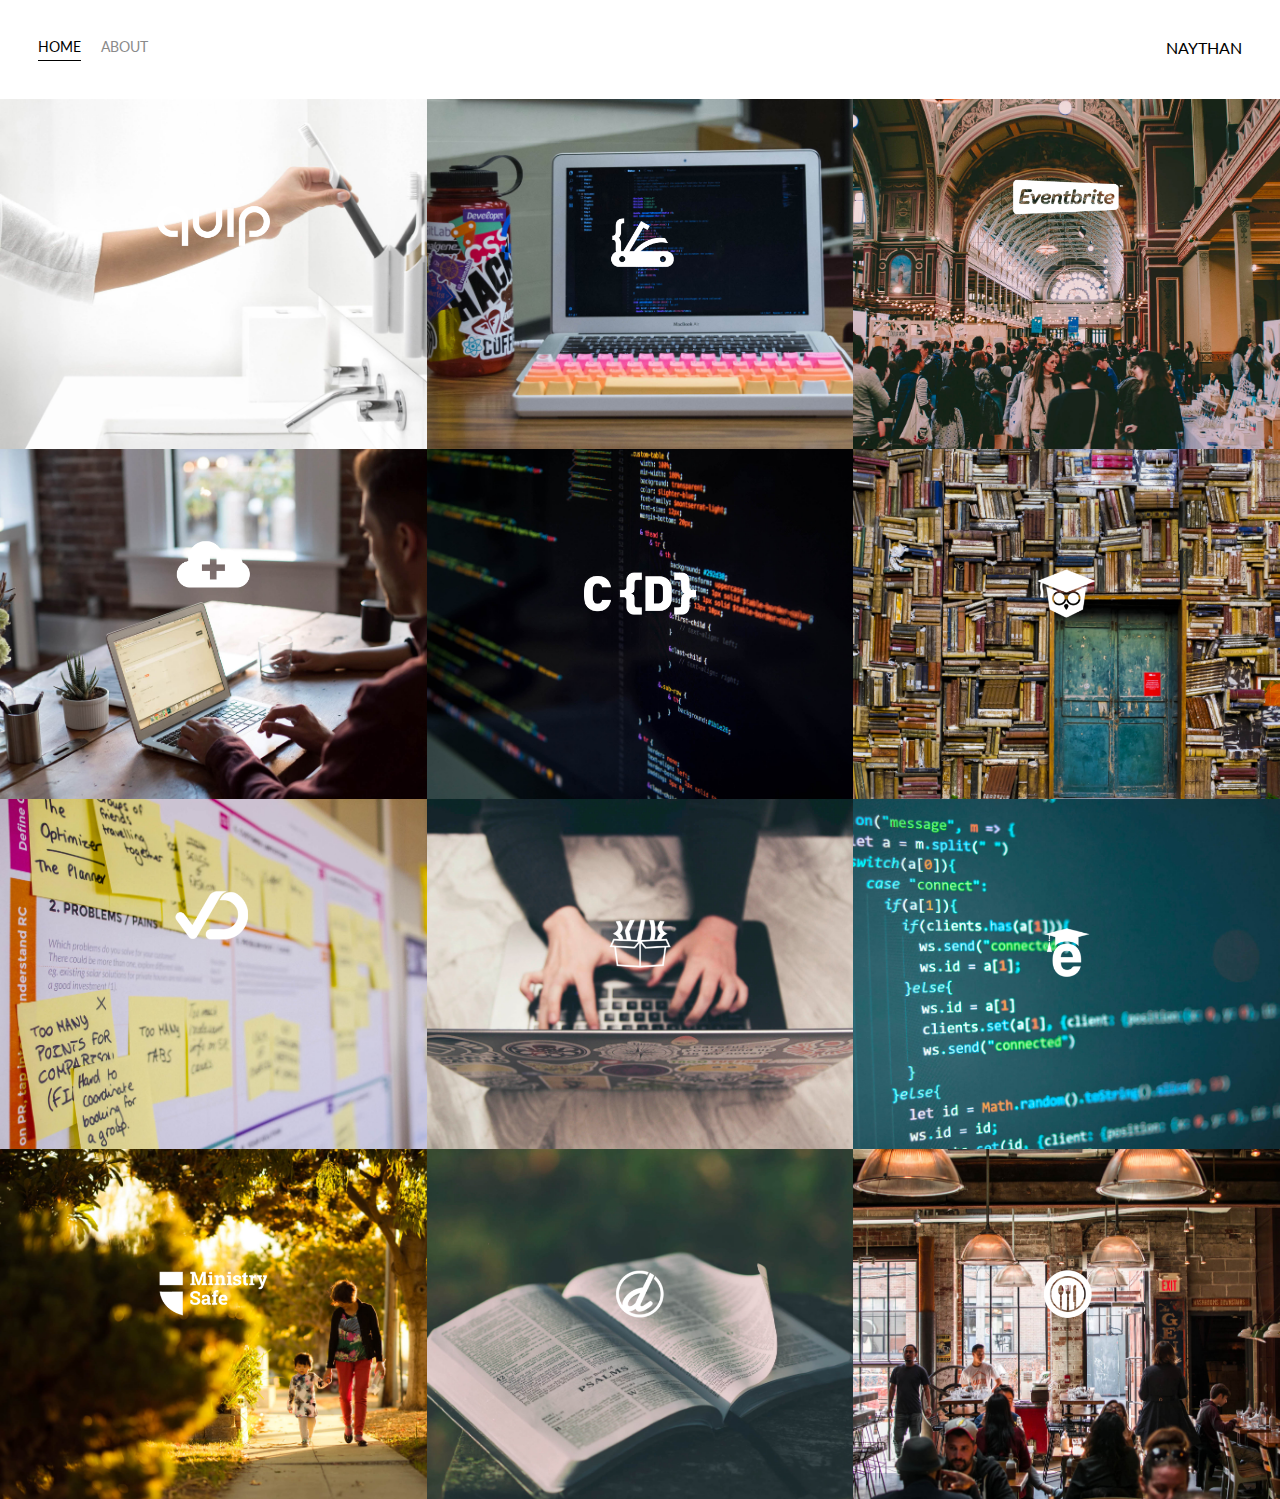
<file: index.html>
<!DOCTYPE html>
<html lang="en">
<head>
    <meta charset="UTF-8">
    <title>Naythan's Website</title>
    <link rel="preconnect" href="https://fonts.googleapis.com"> 
<link rel="preconnect" href="https://fonts.gstatic.com" crossorigin> 
<link href="https://fonts.googleapis.com/css2?family=Lato:wght@300&display=swap" rel="stylesheet">
    <link rel="stylesheet" href="styles.css">
</head>
<body>
    <div class="container">
        <div class="nav-wrapper">
            <div class="left-side">
                <div class="nav-link-wrapper active-nav-link">
                    <a href="index.html">Home</a>
                </div>
                <div class="nav-link-wrapper">
                    <a href="about.html">About</a>
                </div>
            </div>

            <div class="right-side">
                <div class="brand">
                    <div>NAYTHAN</div>
                </div>
            </div>
        </div>
        <div class="content-wrapper">
            <div class="portfolio-items-wrapper">

                <div class="portfolio-item-wrapper">
                    <div class="portfolio-img-background" style="background-image:url(images/portfolio1.jpg)"></div>
          
                    <div class="img-text-wrapper">
                      <div class="logo-wrapper">
                        <img src="images/logos/quip.png" alt="">
                      </div>
          
                      <div class="subtitle">I built the Quip Ecommerce platform, named a Top 25 Invention by Time Magazine in 2016.</div>
                    </div>
                  </div>
          
                  <div class="portfolio-item-wrapper">
                    <div class="portfolio-img-background" style="background-image:url(images/portfolio2.jpg)"></div>
                    <div class="img-text-wrapper">
                      <div class="logo-wrapper">
                        <img src="images/logos/devcamp.png" alt="">
                      </div>
          
                      <div class="subtitle">Coding bootcamp and learning management system.</div>
                    </div>
                  </div>
          
                  <div class="portfolio-item-wrapper">
                    <div class="portfolio-img-background" style="background-image:url(images/portfolio3.jpg)"></div>
                    <div class="img-text-wrapper">
                      <div class="logo-wrapper">
                        <img src="images/logos/eventbrite.png" alt="">
                      </div>
          
                      <div class="subtitle">Eventbrite is the leading event management platform on the web with millions of individuals utilizing their applications
                        to find, register or, and management events in numerous industries.</div>
                    </div>
                  </div>
          
                  <div class="portfolio-item-wrapper">
                    <div class="portfolio-img-background" style="background-image:url(images/portfolio4.jpg)"></div>
                    <div class="img-text-wrapper">
                      <div class="logo-wrapper">
                        <img src="images/logos/shop-hacker.png" alt="">
                      </div>
          
                      <div class="subtitle">Shop Hacker allows you to easily import digital products such as elearning courses, software, and games directly
                        into your ecommerce store.</div>
                    </div>
                  </div>
          
                  <div class="portfolio-item-wrapper">
                    <div class="portfolio-img-background" style="background-image:url(images/portfolio5.jpg)"></div>
                    <div class="img-text-wrapper">
                      <div class="logo-wrapper">
                        <img src="images/logos/crondose.png" alt="">
                      </div>
          
                      <div class="subtitle">Online tutorials and productivity tips.</div>
                    </div>
                  </div>
          
                  <div class="portfolio-item-wrapper">
                    <div class="portfolio-img-background" style="background-image:url(images/portfolio6.jpg)"></div>
                    <div class="img-text-wrapper">
                      <div class="logo-wrapper">
                        <img src="images/logos/dailysmarty.png" alt="">
                      </div>
          
                      <div class="subtitle">Keep track of what you learn every day.</div>
                    </div>
                  </div>
          
                  <div class="portfolio-item-wrapper">
                    <div class="portfolio-img-background" style="background-image:url(images/portfolio7.jpg)"></div>
                    <div class="img-text-wrapper">
                      <div class="logo-wrapper">
                        <img src="images/logos/dashtrack.png" alt="">
                      </div>
          
                      <div class="subtitle">What you track improves. DashTrack is a journal that makes it easy to track your daily tasks and make the most
                        of your time each day.</div>
                    </div>
                  </div>
          
                  <div class="portfolio-item-wrapper">
                    <div class="portfolio-img-background" style="background-image:url(images/portfolio8.jpg)"></div>
                    <div class="img-text-wrapper">
                      <div class="logo-wrapper">
                        <img src="images/logos/devtrunk.png" alt="">
                      </div>
          
                      <div class="subtitle">Online shop for developer happiness.</div>
                    </div>
                  </div>
          
                  <div class="portfolio-item-wrapper">
                    <div class="portfolio-img-background" style="background-image:url(images/portfolio9.jpg)"></div>
                    <div class="img-text-wrapper">
                      <div class="logo-wrapper">
                        <img src="images/logos/edutechional.png" alt="">
                      </div>
          
                      <div class="subtitle">Online technology tutorials.</div>
                    </div>
                  </div>
          
                  <div class="portfolio-item-wrapper">
                    <div class="portfolio-img-background" style="background-image:url(images/portfolio10.jpg)"></div>
                    <div class="img-text-wrapper">
                      <div class="logo-wrapper">
                        <img src="images/logos/ministry-safe.png" alt="">
                      </div>
          
                      <div class="subtitle">A complete child safety system for organizations.</div>
                    </div>
                  </div>
          
                  <div class="portfolio-item-wrapper">
                    <div class="portfolio-img-background" style="background-image:url(images/portfolio11.jpg)"></div>
                    <div class="img-text-wrapper">
                      <div class="logo-wrapper">
                        <img src="images/logos/open-devos.png" alt="">
                      </div>
          
                      <div class="subtitle">Publish and share daily devotionals.</div>
                    </div>
                  </div>
          
                  <div class="portfolio-item-wrapper">
                    <div class="portfolio-img-background" style="background-image:url(images/portfolio12.jpg)"></div>
                    <div class="img-text-wrapper">
                      <div class="logo-wrapper">
                        <img src="images/logos/toastability.png" alt="">
                      </div>
          
                      <div class="subtitle">Easy way to manage the digital life of your bar or restaurant.</div>
                    </div>
                  </div>
                  
            </div>
        </div>
    </div>
</body>
<script>
    const portfolioItems = document.querySelectorAll('.portfolio-item-wrapper')

    portfolioItems.forEach(portfolioItem => {
        portfolioItem.addEventListener('mouseover', () => {
            portfolioItem.childNodes[1].classList.add('img-darken');
        })

        portfolioItem.addEventListener('mouseout', () => {
            portfolioItem.childNodes[1].classList.remove('img-darken');
        })
    })
</script>
</html>
</file>
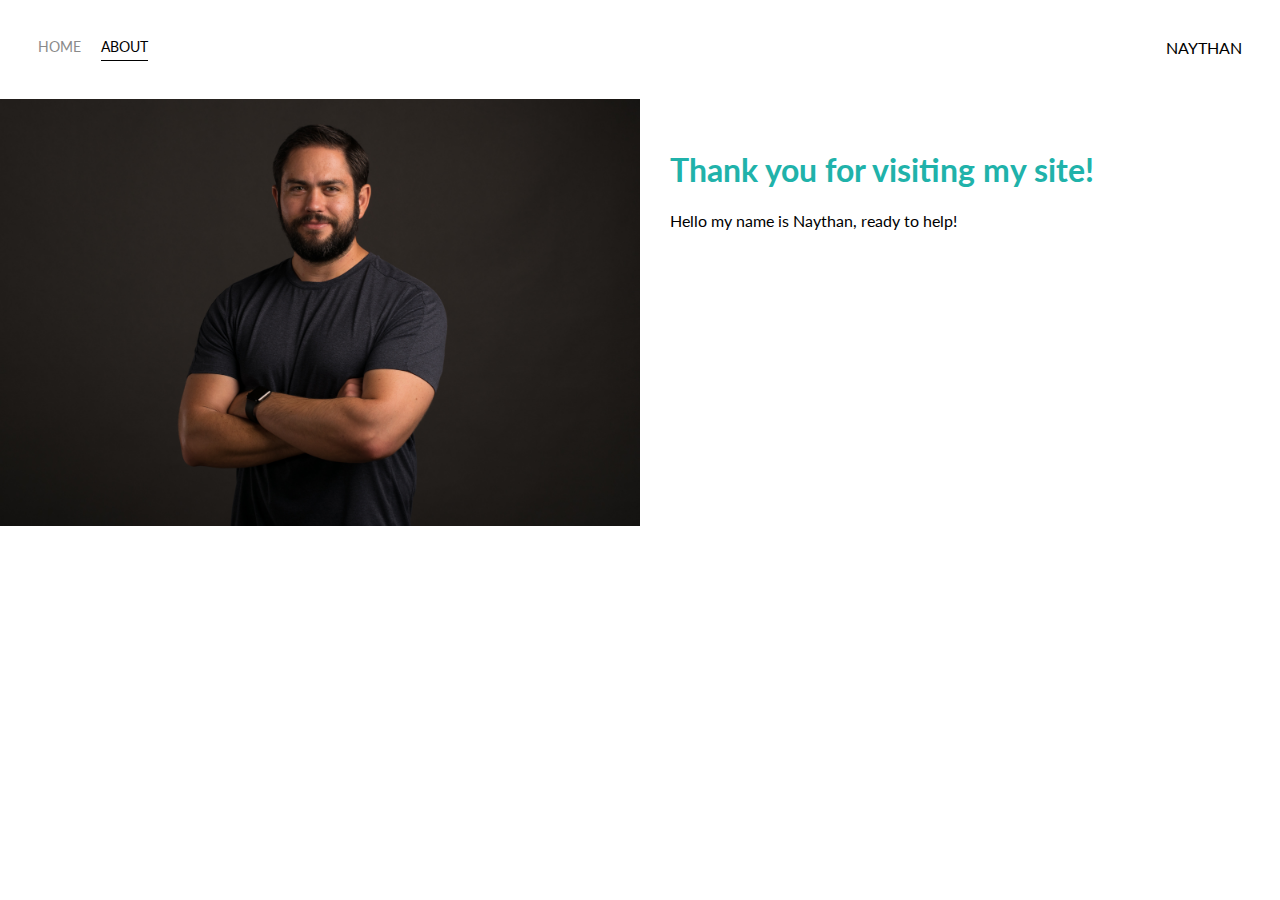
<file: about.html>
<!DOCTYPE html>
<html lang="en">
<head>
    <meta charset="UTF-8">
    <title>About</title>
    <link rel="preconnect" href="https://fonts.googleapis.com"> 
<link rel="preconnect" href="https://fonts.gstatic.com" crossorigin> 
<link href="https://fonts.googleapis.com/css2?family=Lato:wght@300&display=swap" rel="stylesheet">
    <link rel="stylesheet" href="styles.css">
</head>
<body>
    <div class="container">
        <div class="nav-wrapper">
            <div class="left-side">
                <div class="nav-link-wrapper">
                    <a href="index.html">Home</a>
                </div>
                <div class="nav-link-wrapper active-nav-link">
                    <a href="about.html">About</a>
                </div>
            </div>

            <div class="right-side">
                <div class="brand">
                    <div>NAYTHAN</div>
                </div>
            </div>
        </div>
        <div class="content-wrapper">
            <div class="two-column-wrapper">
                <div class="profile-image-wrapper">
                    <img src="images/profile.jpg">
                </div>

                <div class="profile-content-wrapper">
                    <h1>Thank you for visiting my site!</h1>
                    <p>Hello my name is Naythan, ready to help!</p>
                </div>
            </div>
        </div>
    </div>
</body>
</html>
</file>
<file: styles.css>
/*Master Styles*/
body {
    font-family: 'Lato', sans-serif;
    margin: 0px;

}

.container {
    display: grid;
    grid-template-columns: 1fr;
}

/*Nav Styles*/
.nav-wrapper {
    display: flex;
    justify-content: space-between;
    padding: 38px;
}

.left-side {
    display: flex;
}

.nav-wrapper > .left-side > div {
    margin-right: 20px;
    font-size: 0.9em;
    text-transform: uppercase;
}

.nav-link-wrapper {
    height: 22px;
    border-bottom: 1px solid transparent;
    transition: border-bottom 0.5s;
}

.nav-link-wrapper a{
    color: #8a8a8a;
    text-decoration: none;
    transition: color 0.5s;
}

.nav-link-wrapper:hover{
    border-bottom: 1px solid black;
}

.nav-link-wrapper a:hover{
    color: black;
}

.active-nav-link {
    border-bottom: 1px solid black;
}

.active-nav-link a{
    color: black !important;
}

/*Portfolio Styles*/

.portfolio-items-wrapper {
    display: grid;
    grid-template-columns: 1fr 1fr 1fr;
}

.portfolio-item-wrapper {
    position: relative;
}

.portfolio-img-background {
    background-size: cover;
    background-position: center;
    background-repeat: no-repeat;
    height: 350px;
    width: 100%;
  }

.img-text-wrapper {
    position: absolute;
    top: 0;
    display: flex;
    flex-direction: column;
    justify-content: center;
    align-items: center;
    height: 100%;
    text-align: center;
    padding-left: 100px;
    padding-right: 100px;
  }

  .logo-wrapper img{
      width: 50%;
      margin-bottom: 20px;
  }

  .img-text-wrapper .subtitle {
    transition: 1s;
    font-weight: 600;
    color: transparent;
    }

  .img-text-wrapper:hover .subtitle {
      font-weight: 600;
      color: lightseagreen;
  }

  .img-darken {
      transition: 1s;
      filter: brightness(10%);
  }

  /*About Page Styles*/
  .two-column-wrapper {
      display: grid;
      grid-template-columns: 1fr 1fr;
  }

  .profile-image-wrapper img{
      width: 100%;

  }

  .profile-content-wrapper {
      padding: 30px;
  }

  .profile-content-wrapper h1{
    color: lightseagreen;
}
</file>
